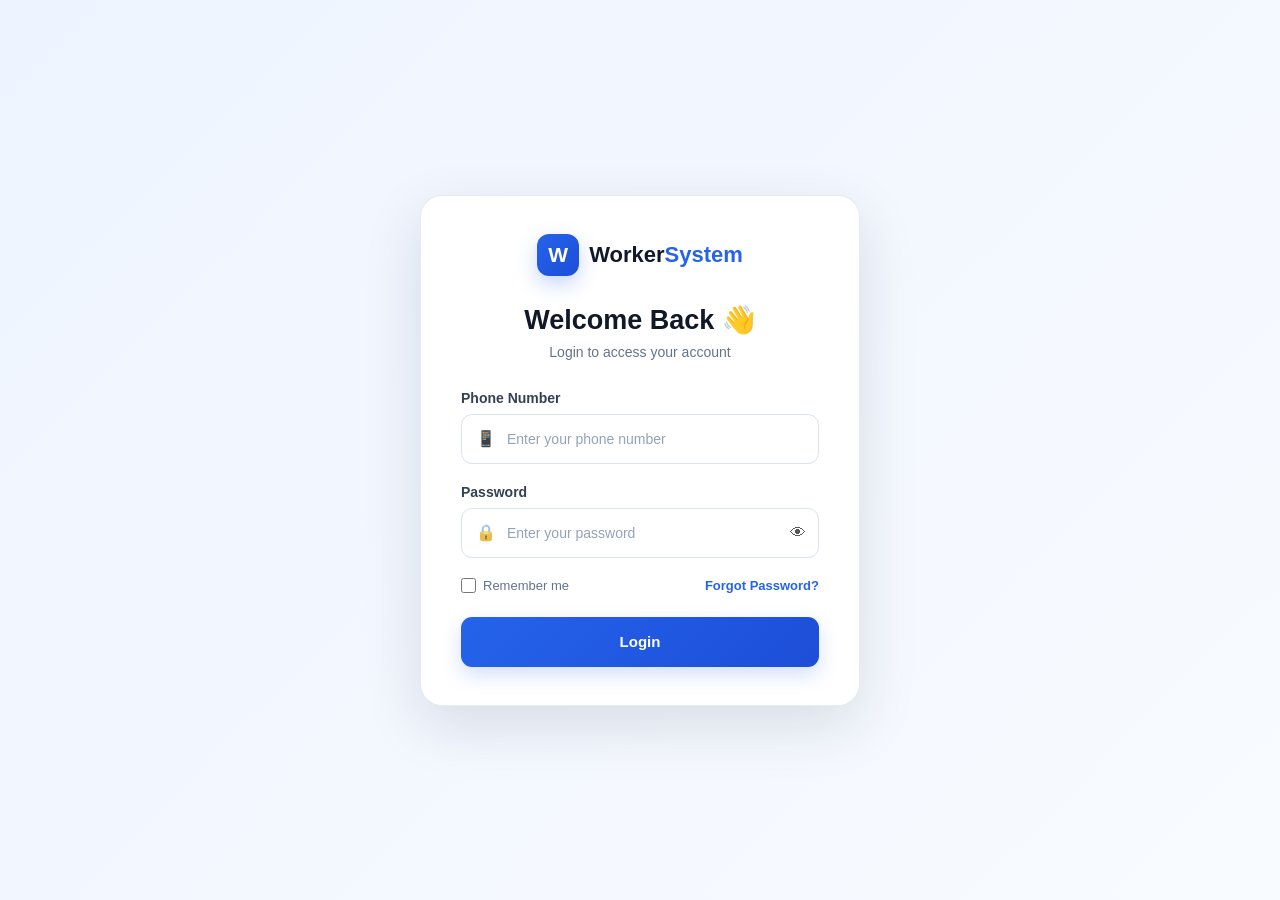
<file: index.html>
<!DOCTYPE html>
<html lang="en">
<head>
    <meta charset="UTF-8">
    <meta name="viewport" content="width=device-width, initial-scale=1.0">
   

    <title>Login | Worker System</title>
        <link rel="icon" type="image/x-icon" href="unnamed.png">

    <link rel="stylesheet" href="style.css">
</head>

<body>

    <div class="auth-container">

        <div class="auth-card">

            <div class="logo">
                <div class="logo-icon">W</div>
                <h1>Worker<span>System</span></h1>
            </div>

            <div class="form-header">
                <h2>Welcome Back 👋</h2>
                <p>Login to access your account</p>
            </div>

            <form id="loginForm">

                <div class="input-group">
                    <label for="phone">Phone Number</label>

                    <div class="input-wrapper">
                        <span class="input-icon">📱</span>

                        <input
                            type="tel"
                            id="phone"
                            name="phone"
                            placeholder="Enter your phone number"
                            required
                        >
                    </div>
                </div>

                <div class="input-group">
                    <label for="password">Password</label>

                    <div class="input-wrapper">
                        <span class="input-icon">🔒</span>

                        <input
                            type="password"
                            id="password"
                            name="password"
                            placeholder="Enter your password"
                            required
                        >

                        <button
                            type="button"
                            class="password-toggle"
                            onclick="togglePassword()"
                        >
                            👁
                        </button>
                    </div>
                </div>

                <div class="form-options">

                    <label class="remember">
                        <input type="checkbox" id="rememberMe">
                        <span>Remember me</span>
                    </label>

                    <a href="#" class="forgot">
                        Forgot Password?
                    </a>

                </div>

                <button type="submit" class="btn-primary" id="loginButton">
                    Login
                </button>

            </form>

        </div>

    </div>

<script>

    // ================================
    // PASSWORD TOGGLE
    // ================================
    function togglePassword() {

        const password =
            document.getElementById("password");

        const button =
            document.querySelector(".password-toggle");

        if (password.type === "password") {

            password.type = "text";
            button.textContent = "🙈";

        } else {

            password.type = "password";
            button.textContent = "👁";

        }

    }


    // ================================
    // LOGIN
    // ================================
    document
        .getElementById("loginForm")
        .addEventListener("submit", async function (event) {

            event.preventDefault();

            const phone =
                document.getElementById("phone").value.trim();

            const password =
                document.getElementById("password").value;

            if (!phone || !password) {

                alert(
                    "Please enter your phone number and password."
                );

                return;
            }

            const loginButton =
                document.getElementById("loginButton");

            const originalText =
                loginButton.textContent;

            loginButton.disabled = true;
            loginButton.textContent = "Logging in...";

            try {

                // PHP + MySQL login endpoint
                const response = await fetch(
                    "https://mail.placomltd.co.rw/success-php/api/user/login.php",
                    {
                        method: "POST",

                        headers: {
                            "Content-Type": "application/json",
                            "Accept": "application/json"
                        },

                        body: JSON.stringify({
                            phone_number: phone,
                            password: password
                        })
                    }
                );

                const data = await response.json();

                console.log(
                    "LOGIN STATUS:",
                    response.status
                );

                console.log(
                    "LOGIN RESPONSE:",
                    data
                );


                // ================================
                // LOGIN SUCCESS
                // ================================
                if (response.ok && data.success !== false) {

                    const user = data.user;

                    if (!user) {

                        console.error(
                            "LOGIN RESPONSE DOES NOT CONTAIN user:",
                            data
                        );

                        alert(
                            "Login succeeded, but user information was not returned by the server."
                        );

                        return;
                    }


                    // ================================
                    // SAVE USER INFORMATION
                    // ================================
                    localStorage.setItem(
                        "user",
                        JSON.stringify(user)
                    );

                    localStorage.setItem(
                        "userId",
                        user.id || user._id || ""
                    );

                    localStorage.setItem(
                        "userName",
                        user.fullname || ""
                    );

                    localStorage.setItem(
                        "userPhone",
                        user.phone_number || ""
                    );

                    localStorage.setItem(
                        "userRole",
                        user.role || ""
                    );


                  


                    // ================================
                    // GO TO WORKERS DASHBOARD
                    // ================================
                    window.location.href = "worker.html";

                } else {

                    alert(
                        data.message ||
                        "Invalid phone number or password."
                    );
                }


            } catch (error) {

                console.error(
                    "LOGIN ERROR:",
                    error
                );

                alert(
                    "Unable to connect to the PHP server. " +
                    "Make sure Apache is running in XAMPP and try again."
                );

            } finally {

                loginButton.disabled = false;
                loginButton.textContent = originalText;

            }

        });

</script>

</body>
</html>
</file>
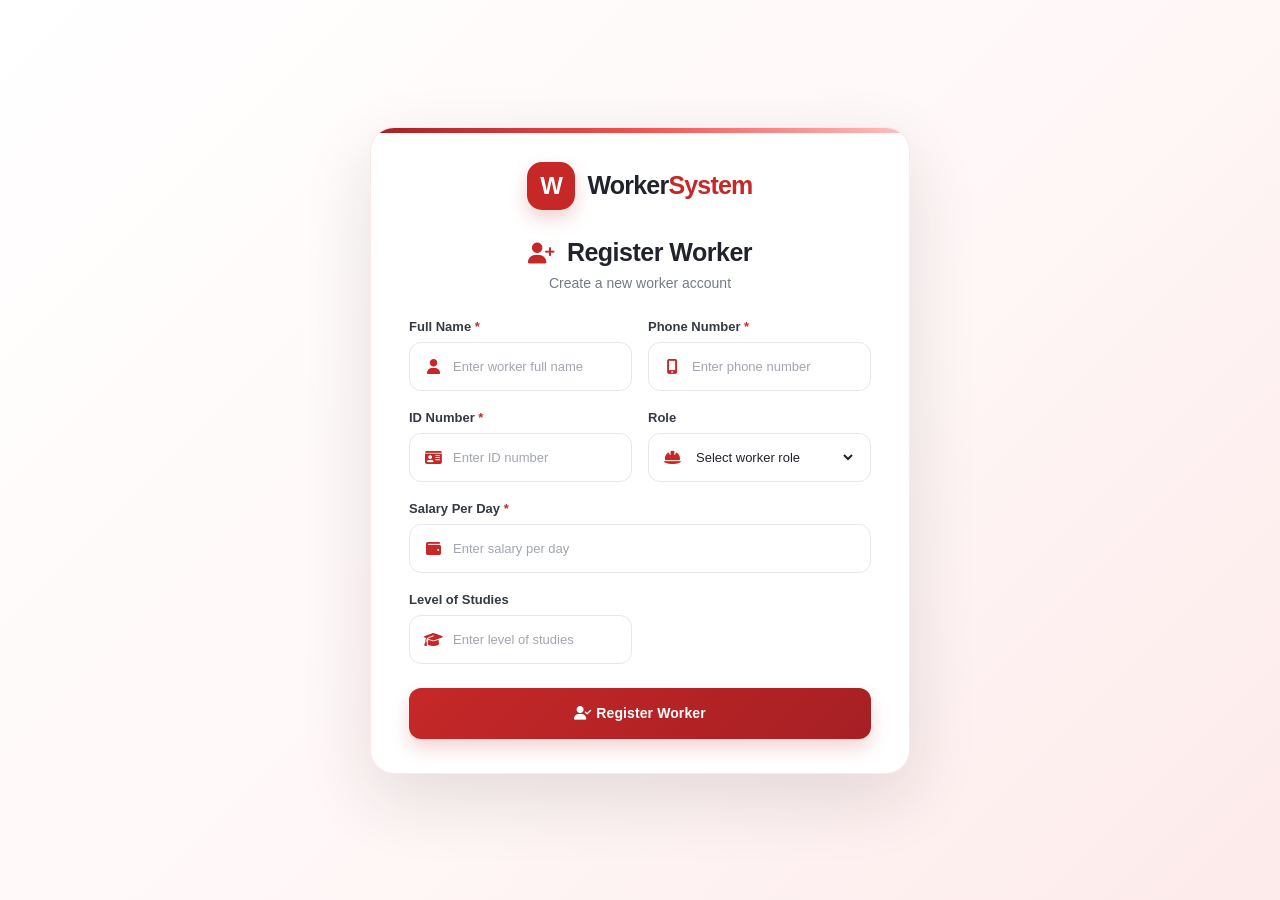
<file: register.html>
<!DOCTYPE html>

<html lang="en">

<head>


<meta charset="UTF-8">

<meta
    name="viewport"
    content="width=device-width, initial-scale=1.0"
>
<link rel="icon" type="image/x-icon" href="unnamed.png">

<title>Register | Worker System</title>


<link rel="stylesheet" href="https://cdnjs.cloudflare.com/ajax/libs/font-awesome/6.7.2/css/all.min.css">
<style>
:root{--red:#c62828;--red-dark:#a61f24;--red-soft:#fff1f1;--ink:#20232b;--muted:#747b87;--line:#e5e7eb;--white:#fff;--shadow:0 24px 70px rgba(35,25,25,.12)}
*{box-sizing:border-box}
body{margin:0;min-height:100vh;background:linear-gradient(135deg,#fff 0%,#fff7f7 55%,#fdeaea 100%);font-family:Inter,"Segoe UI",Roboto,Arial,sans-serif;color:var(--ink)}
.auth-container{min-height:100vh;display:flex;align-items:center;justify-content:center;padding:36px 18px}
.auth-card.register-card{width:min(100%,540px);background:var(--white);border:1px solid rgba(198,40,40,.10);border-radius:24px;padding:34px 38px;box-shadow:var(--shadow);position:relative;overflow:hidden}
.auth-card.register-card:before{content:"";position:absolute;top:0;left:0;right:0;height:5px;background:linear-gradient(90deg,var(--red-dark),#ef5350,#ffc1c1)}
.logo{display:flex;align-items:center;justify-content:center;gap:12px;margin-bottom:28px}
.logo-icon{width:48px;height:48px;border-radius:15px;background:var(--red);color:#fff;display:grid;place-items:center;font-weight:800;font-size:24px;box-shadow:0 8px 18px rgba(198,40,40,.22)}
.logo h1{font-size:25px;letter-spacing:-.8px;margin:0;font-weight:800;color:#20232b}
.logo h1 span{color:var(--red)}
.form-header{text-align:center;margin-bottom:28px}
.form-header h2{font-size:25px;letter-spacing:-.5px;margin:0 0 8px;font-weight:750}
.form-header h2 i{color:var(--red);margin-right:7px;font-size:21px}
.form-header p{margin:0;color:var(--muted);font-size:14px}
#registerForm{display:grid;grid-template-columns:1fr 1fr;gap:19px 16px}
.input-group{min-width:0;margin:0}
.input-group label{display:block;font-size:13px;font-weight:700;color:#343944;margin-bottom:8px}
.input-group label span{color:var(--red)!important}
.input-wrapper{display:flex;align-items:center;gap:11px;min-height:49px;border:1px solid var(--line);border-radius:12px;padding:0 14px;background:#fff;transition:border-color .2s,box-shadow .2s,background .2s}
.input-wrapper:focus-within{border-color:var(--red);background:#fff;box-shadow:0 0 0 4px rgba(198,40,40,.09)}
.input-icon{color:var(--red);font-size:15px;width:18px;text-align:center;flex:0 0 18px}
.input-wrapper input,.input-wrapper select{width:100%;min-width:0;border:0;outline:0;background:transparent;color:var(--ink);font:inherit;font-size:13px;padding:14px 0}
.input-wrapper input::placeholder{color:#a1a6af}
.input-wrapper select{cursor:pointer}
#registerForm .input-group:nth-child(5){grid-column:1/-1}
.btn-primary{grid-column:1/-1;width:100%;min-height:51px;margin-top:5px;border:0;border-radius:12px;background:linear-gradient(135deg,var(--red),var(--red-dark));color:#fff;font-size:14px;font-weight:750;letter-spacing:.1px;cursor:pointer;box-shadow:0 9px 18px rgba(198,40,40,.2);transition:transform .2s,box-shadow .2s,opacity .2s}
.btn-primary:hover{transform:translateY(-1px);box-shadow:0 12px 24px rgba(198,40,40,.27)}
.btn-primary:disabled{cursor:wait;opacity:.7;transform:none}
@media(max-width:520px){.auth-container{padding:18px 12px}.auth-card.register-card{padding:28px 20px;border-radius:19px}#registerForm{grid-template-columns:1fr;gap:16px}.input-group,#registerForm .input-group:nth-child(5),.btn-primary{grid-column:1}.form-header h2{font-size:22px}.logo{margin-bottom:24px}}
</style>


</head>

<body>

<div class="auth-container">


<div class="auth-card register-card">


    <!-- ================================
         LOGO
    ================================= -->

    <div class="logo">

        <div class="logo-icon">
            W
        </div>

        <h1>
            Worker<span>System</span>
        </h1>

    </div>


    <!-- ================================
         HEADER
    ================================= -->

    <div class="form-header">

        <h2>
            <i class="fa-solid fa-user-plus" aria-hidden="true"></i> Register Worker
        </h2>

        <p>
            Create a new worker account
        </p>

    </div>


    <!-- ================================
         REGISTER FORM
    ================================= -->

    <form id="registerForm">


        <!-- ================================
             FULL NAME - REQUIRED
        ================================= -->

        <div class="input-group">

            <label for="fullname">
                Full Name <span style="color:red;">*</span>
            </label>

            <div class="input-wrapper">

                <span class="input-icon">
                    <i class="fa-solid fa-user" aria-hidden="true"></i>
                </span>

                <input
                    type="text"
                    id="fullname"
                    name="fullname"
                    placeholder="Enter worker full name"
                    required
                >

            </div>

        </div>


        <!-- ================================
             PHONE NUMBER - REQUIRED
        ================================= -->

        <div class="input-group">

            <label for="phone">
                Phone Number <span style="color:red;">*</span>
            </label>

            <div class="input-wrapper">

                <span class="input-icon">
                    <i class="fa-solid fa-mobile-screen-button" aria-hidden="true"></i>
                </span>

                <input
                    type="tel"
                    id="phone"
                    name="phone_number"
                    placeholder="Enter phone number"
                    required
                >

            </div>

        </div>


        <!-- ================================
             ID NUMBER - REQUIRED
        ================================= -->

        <div class="input-group">

            <label for="id_number">
                ID Number <span style="color:red;">*</span>
            </label>

            <div class="input-wrapper">

                <span class="input-icon">
                    <i class="fa-solid fa-id-card" aria-hidden="true"></i>
                </span>

                <input
                    type="text"
                    id="id_number"
                    name="id_number"
                    placeholder="Enter ID number"
                    required
                >

            </div>

        </div>


        <!-- ================================
             ROLE - OPTIONAL
        ================================= -->

<div class="input-group">

    <label for="role">
        Role
    </label>

    <div class="input-wrapper">

        <span class="input-icon">
            <i class="fa-solid fa-helmet-safety" aria-hidden="true"></i>
        </span>

        <select
            id="role"
            name="role"
        >
            <option value="" disabled selected>
                Select worker role
            </option>

            <option value="Junior Leader">
                Junior Leader
            </option>
            
             <option value="Senior Leader">
                Senior Leader
            </option>

            <option value="Senior Carpenter">
                Senior Carpenter
            </option>
            
            <option value="Junior Carpenter">
                Junior Carpenter
            </option>
     
            <option value="Junior Steelfixer">
                Junior Steelfixer
            </option>
            
            <option value="Senior Steelfixer">
                Senior Steelfixer
            </option>

            <option value="Senior Mason">
                Senior Mason
            </option>
             <option value="Junior Mason">
               Junior Mason
            </option>
            
            <option value="Senior Labour">
                Senior Labour
            </option>
            
             <option value="Junior Labour">
                Junior Labour
            </option>
           
            <option value="Trainee">
                Trainee
            </option>
            
            <option value="Unkown">
                Unkown
            </option>

        </select>

    </div>

</div>



        <!-- ================================
             SALARY - REQUIRED
        ================================= -->

        <div class="input-group">

            <label for="salary">
                Salary Per Day
                <span style="color:red;">*</span>
            </label>

            <div class="input-wrapper">

                <span class="input-icon">
                    <i class="fa-solid fa-wallet" aria-hidden="true"></i>
                </span>

                <input
                    type="number"
                    id="salary"
                    name="salary"
                    placeholder="Enter salary per day"
                    min="0"
                    step="0.01"
                    required
                >

            </div>

        </div>


        <!-- ================================
             LEVEL OF STUDIES
        ================================= -->

        <div class="input-group">

            <label for="ls">Level of Studies</label>

            <div class="input-wrapper">
                <span class="input-icon">
                    <i class="fa-solid fa-graduation-cap" aria-hidden="true"></i>
                </span>
                <input
                    type="text"
                    id="ls"
                    name="ls"
                    placeholder="Enter level of studies"
                >
            </div>

        </div>


        <!-- ================================
             REGISTER BUTTON
        ================================= -->

        <button
            type="submit"
            class="btn-primary"
            id="registerButton"
        >
            <i class="fa-solid fa-user-check" aria-hidden="true"></i> Register Worker
        </button>


    </form>

</div>

</div>

<!-- =====================================================
     JAVASCRIPT
====================================================== -->


<script>
document.getElementById("registerForm").addEventListener("submit", async function (event) {
    event.preventDefault();

    const fullname = document.getElementById("fullname").value.trim();
    const phone = document.getElementById("phone").value.trim();
    const id_number = document.getElementById("id_number").value.trim();
    const role = document.getElementById("role").value.trim();
    const salary = document.getElementById("salary").value.trim();
    const ls = document.getElementById("ls").value.trim();

    // Validate required fields
    if (!fullname) {
        alert("Full name is required.");
        document.getElementById("fullname").focus();
        return;
    }

    if (!phone) {
        alert("Phone number is required.");
        document.getElementById("phone").focus();
        return;
    }

    if (!id_number) {
        alert("ID number is required.");
        document.getElementById("id_number").focus();
        return;
    }

    if (salary === "") {
        alert("Salary per day is required.");
        document.getElementById("salary").focus();
        return;
    }

    // Validate salary
    const salaryValue = Number(salary);

    if (!Number.isFinite(salaryValue) || salaryValue < 0) {
        alert("Please enter a valid salary per day.");
        document.getElementById("salary").focus();
        return;
    }

    const registerButton = document.getElementById("registerButton");
    const originalHTML = registerButton.innerHTML;

    registerButton.disabled = true;
    registerButton.textContent = "Registering...";

    // Worker data sent to PHP API
    const workerData = {
        fullname: fullname,
        phone_number: phone,
        id_number: id_number,
        role: role || "",
        salary: salaryValue,
        ls: ls
    };

    console.log("DATA BEING SENT:", workerData);

    try {
        const response = await fetch(
            "https://mail.placomltd.co.rw/success-php/api/workers/register.php",
            {
                method: "POST",
                headers: {
                    "Content-Type": "application/json",
                    "Accept": "application/json"
                },
                body: JSON.stringify(workerData)
            }
        );

        // Read response as text first to handle HTML errors safely
        const responseText = await response.text();

        let data;

        try {
            data = JSON.parse(responseText);
        } catch (parseError) {
            console.error("Invalid server response:", responseText);
            throw new Error(
                "The server returned an invalid response (HTTP " +
                response.status +
                "). Check the PHP API URL, server errors, or hosting firewall."
            );
        }

        console.log("REGISTER STATUS:", response.status);
        console.log("REGISTER RESPONSE:", data);

        if (!response.ok) {
            alert(
                data.message ||
                "Failed to register worker. HTTP status: " + response.status
            );
            return;
        }

        // Some PHP APIs return an error message with HTTP 200.
        if (data.success === false || data.status === "error") {
            alert(data.message || "Failed to register worker.");
            return;
        }

        alert(data.message || "Worker registered successfully!");

        document.getElementById("registerForm").reset();

        window.location.href = "worker.html";

    } catch (error) {
        console.error("REGISTER ERROR:", error);

        alert(
            "Unable to complete worker registration.\n\n" +
            error.message +
            "\n\nCheck your internet connection and PHP API configuration."
        );

    } finally {
        registerButton.disabled = false;
        registerButton.innerHTML = originalHTML;
    }
});
</script>


</body>

</html>
</file>
<file: style.css>
/* ================================
   GLOBAL
================================ */

* {
    margin: 0;
    padding: 0;
    box-sizing: border-box;
}


body {
    font-family:
        "Segoe UI",
        Arial,
        sans-serif;

    min-height: 100vh;

    background:
        linear-gradient(
            135deg,
            #eef4ff,
            #f8fbff
        );

    color: #1f2937;
}


/* ================================
   AUTH CONTAINER
================================ */

.auth-container {

    min-height: 100vh;

    display: flex;

    justify-content: center;

    align-items: center;

    padding: 30px 20px;
}


/* ================================
   AUTH CARD
================================ */

.auth-card {

    width: 100%;

    max-width: 440px;

    background: #ffffff;

    padding: 38px 40px;

    border-radius: 22px;

    box-shadow:
        0 20px 60px
        rgba(15, 23, 42, 0.12);

    border:
        1px solid
        rgba(226, 232, 240, 0.8);

    animation: cardAppear 0.5s ease;
}


.register-card {
    max-width: 470px;
}


/* ================================
   ANIMATION
================================ */

@keyframes cardAppear {

    from {

        opacity: 0;

        transform:
            translateY(20px);

    }

    to {

        opacity: 1;

        transform:
            translateY(0);

    }

}


/* ================================
   LOGO
================================ */

.logo {

    display: flex;

    justify-content: center;

    align-items: center;

    gap: 10px;

    margin-bottom: 28px;
}


.logo-icon {

    width: 42px;

    height: 42px;

    display: flex;

    justify-content: center;

    align-items: center;

    border-radius: 12px;

    background:
        linear-gradient(
            135deg,
            #2563eb,
            #1d4ed8
        );

    color: white;

    font-size: 21px;

    font-weight: 800;

    box-shadow:
        0 8px 20px
        rgba(37, 99, 235, 0.25);
}


.logo h1 {

    font-size: 22px;

    font-weight: 750;

    color: #111827;
}


.logo h1 span {

    color: #2563eb;
}


/* ================================
   FORM HEADER
================================ */

.form-header {

    text-align: center;

    margin-bottom: 30px;
}


.form-header h2 {

    font-size: 27px;

    font-weight: 750;

    color: #111827;

    margin-bottom: 8px;
}


.form-header p {

    font-size: 14px;

    color: #64748b;
}


/* ================================
   INPUT GROUP
================================ */

.input-group {

    margin-bottom: 20px;
}


.input-group label {

    display: block;

    font-size: 14px;

    font-weight: 650;

    color: #334155;

    margin-bottom: 8px;
}


/* ================================
   INPUT WRAPPER
================================ */

.input-wrapper {

    position: relative;

    display: flex;

    align-items: center;
}


.input-icon {

    position: absolute;

    left: 15px;

    font-size: 16px;

    z-index: 2;

    opacity: 0.75;
}


.input-wrapper input {

    width: 100%;

    height: 50px;

    padding:
        0 45px;

    border:
        1.5px solid
        #dbe3ef;

    border-radius: 11px;

    outline: none;

    font-size: 14px;

    color: #1e293b;

    background: #ffffff;

    transition:
        border 0.2s,
        box-shadow 0.2s,
        background 0.2s;
}


.input-wrapper input::placeholder {

    color: #94a3b8;
}


.input-wrapper input:hover {

    border-color: #b8c6d9;
}


.input-wrapper input:focus {

    border-color: #2563eb;

    background: #ffffff;

    box-shadow:
        0 0 0 4px
        rgba(37, 99, 235, 0.10);
}


/* ================================
   PASSWORD TOGGLE
================================ */

.password-toggle {

    position: absolute;

    right: 13px;

    top: 50%;

    transform:
        translateY(-50%);

    border: none;

    background: transparent;

    cursor: pointer;

    font-size: 16px;

    opacity: 0.65;

    transition:
        opacity 0.2s;
}


.password-toggle:hover {

    opacity: 1;
}


/* ================================
   FORM OPTIONS
================================ */

.form-options {

    display: flex;

    justify-content:
        space-between;

    align-items: center;

    margin:
        5px 0 24px;

    font-size: 13px;
}


.remember {

    display: flex;

    align-items: center;

    gap: 7px;

    color: #64748b;

    cursor: pointer;
}


.remember input {

    width: 15px;

    height: 15px;

    accent-color: #2563eb;

    cursor: pointer;
}


.forgot {

    color: #2563eb;

    text-decoration: none;

    font-weight: 600;
}


.forgot:hover {

    text-decoration: underline;
}


/* ================================
   BUTTON
================================ */

.btn-primary {

    width: 100%;

    height: 50px;

    border: none;

    border-radius: 11px;

    background:
        linear-gradient(
            135deg,
            #2563eb,
            #1d4ed8
        );

    color: #ffffff;

    font-size: 15px;

    font-weight: 700;

    cursor: pointer;

    transition:
        transform 0.2s,
        box-shadow 0.2s,
        opacity 0.2s;

    box-shadow:
        0 8px 20px
        rgba(37, 99, 235, 0.20);
}


.btn-primary:hover {

    transform:
        translateY(-2px);

    box-shadow:
        0 12px 25px
        rgba(37, 99, 235, 0.28);
}


.btn-primary:active {

    transform:
        translateY(0);
}


/* ================================
   DIVIDER
================================ */

.divider {

    display: flex;

    align-items: center;

    gap: 12px;

    margin: 25px 0;

    color: #94a3b8;

    font-size: 11px;

    font-weight: 600;
}


.divider::before,
.divider::after {

    content: "";

    height: 1px;

    flex: 1;

    background: #e2e8f0;
}


/* ================================
   BOTTOM TEXT
================================ */

.bottom-text {

    text-align: center;

    color: #64748b;

    font-size: 14px;
}


.bottom-text a {

    color: #2563eb;

    font-weight: 700;

    text-decoration: none;

    margin-left: 4px;
}


.bottom-text a:hover {

    text-decoration: underline;
}


/* ================================
   TERMS
================================ */

.terms {

    display: flex;

    align-items: flex-start;

    gap: 8px;

    margin:
        4px 0 22px;

    font-size: 13px;

    line-height: 1.5;

    color: #64748b;
}


.terms input {

    width: 15px;

    height: 15px;

    margin-top: 2px;

    accent-color: #2563eb;

    cursor: pointer;
}


.terms a {

    color: #2563eb;

    font-weight: 600;

    text-decoration: none;
}


.terms a:hover {

    text-decoration: underline;
}


/* ================================
   RESPONSIVE
================================ */

@media (max-width: 520px) {

    .auth-container {

        padding: 20px 15px;

    }


    .auth-card {

        padding:
            30px 23px;

        border-radius: 18px;

    }


    .form-header h2 {

        font-size: 24px;

    }


    .logo {

        margin-bottom: 23px;

    }

}


@media (max-width: 360px) {

    .auth-card {

        padding:
            25px 18px;

    }


    .form-options {

        flex-direction: column;

        align-items: flex-start;

        gap: 10px;

    }

}
.input-wrapper select {
    width: 100%;
    height: 50px;

    padding: 0 45px;

    border: 1.5px solid #dbe3ef;

    border-radius: 11px;

    outline: none;

    font-size: 14px;

    color: #1e293b;

    background: #ffffff;

    cursor: pointer;

    transition:
        border 0.2s,
        box-shadow 0.2s;
}

.input-wrapper select:hover {
    border-color: #b8c6d9;
}

.input-wrapper select:focus {
    border-color: #2563eb;

    box-shadow:
        0 0 0 4px
        rgba(37, 99, 235, 0.10);
}
</file>
